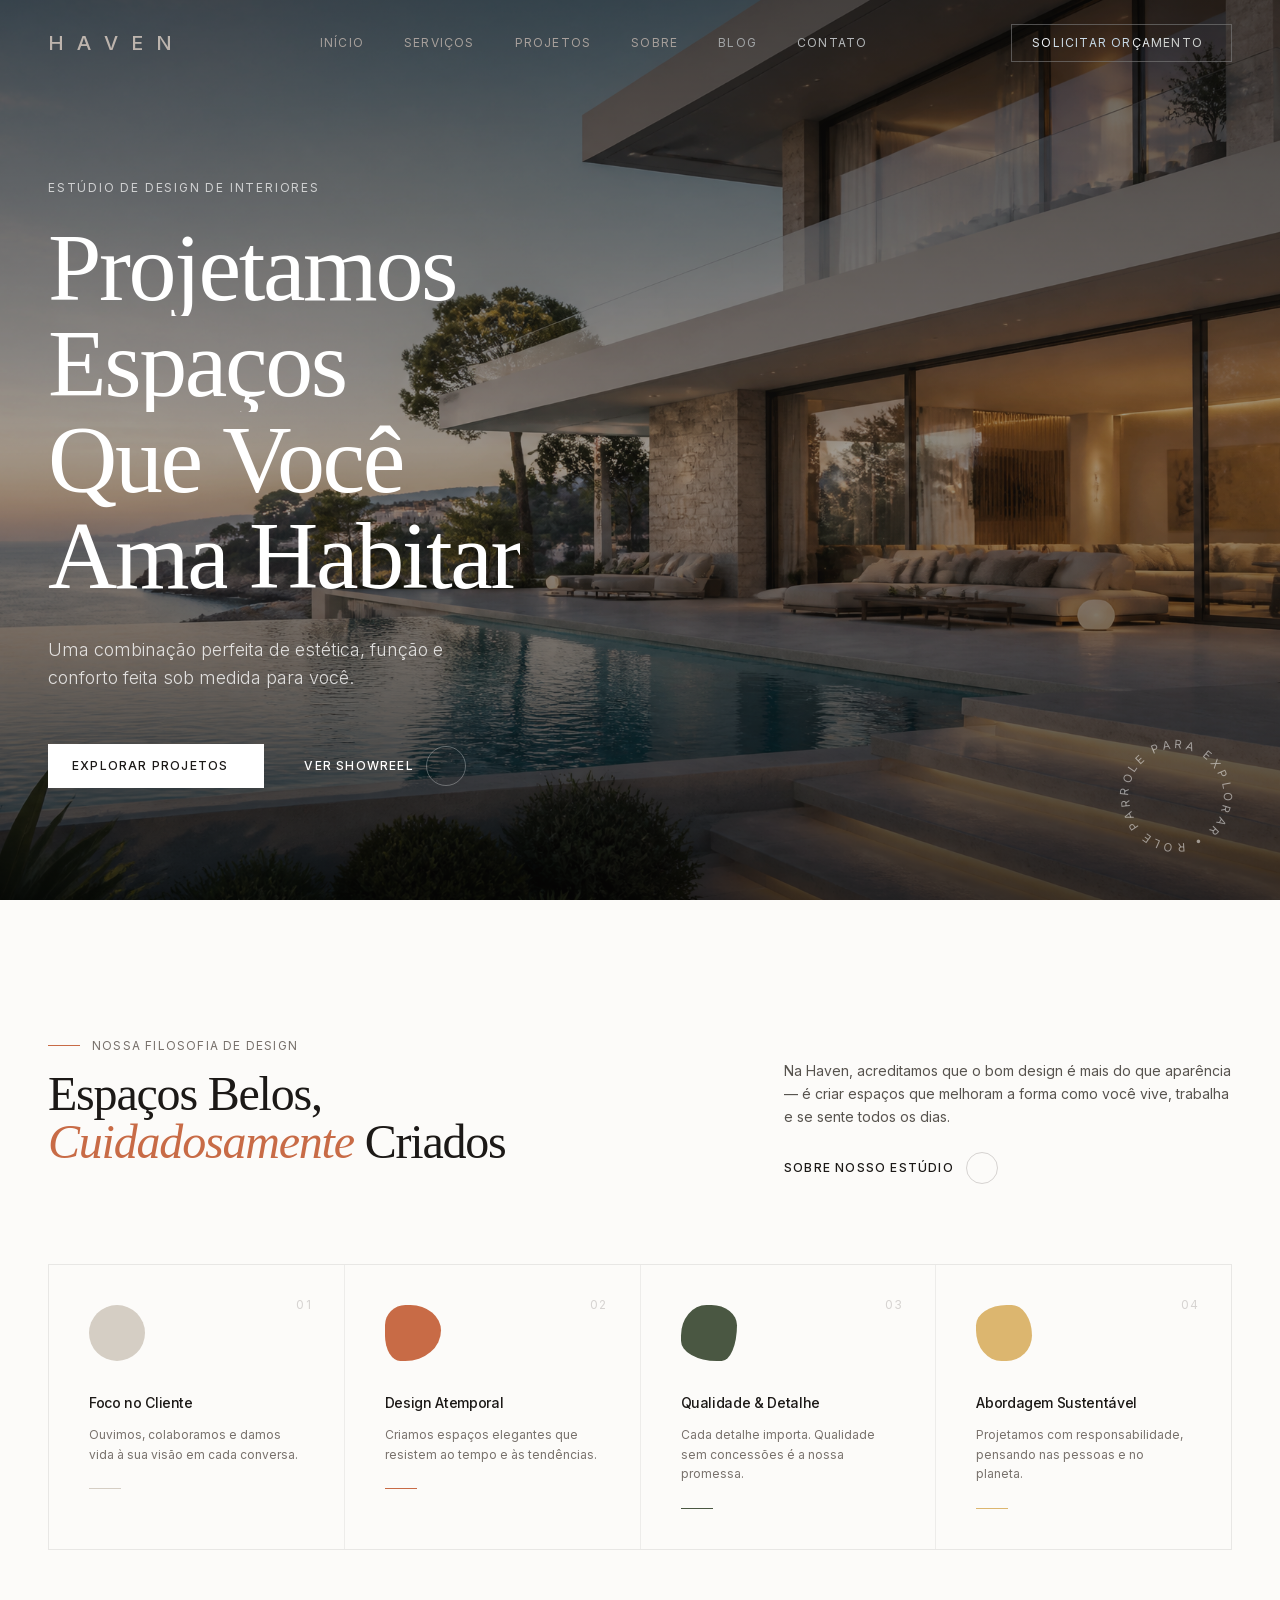
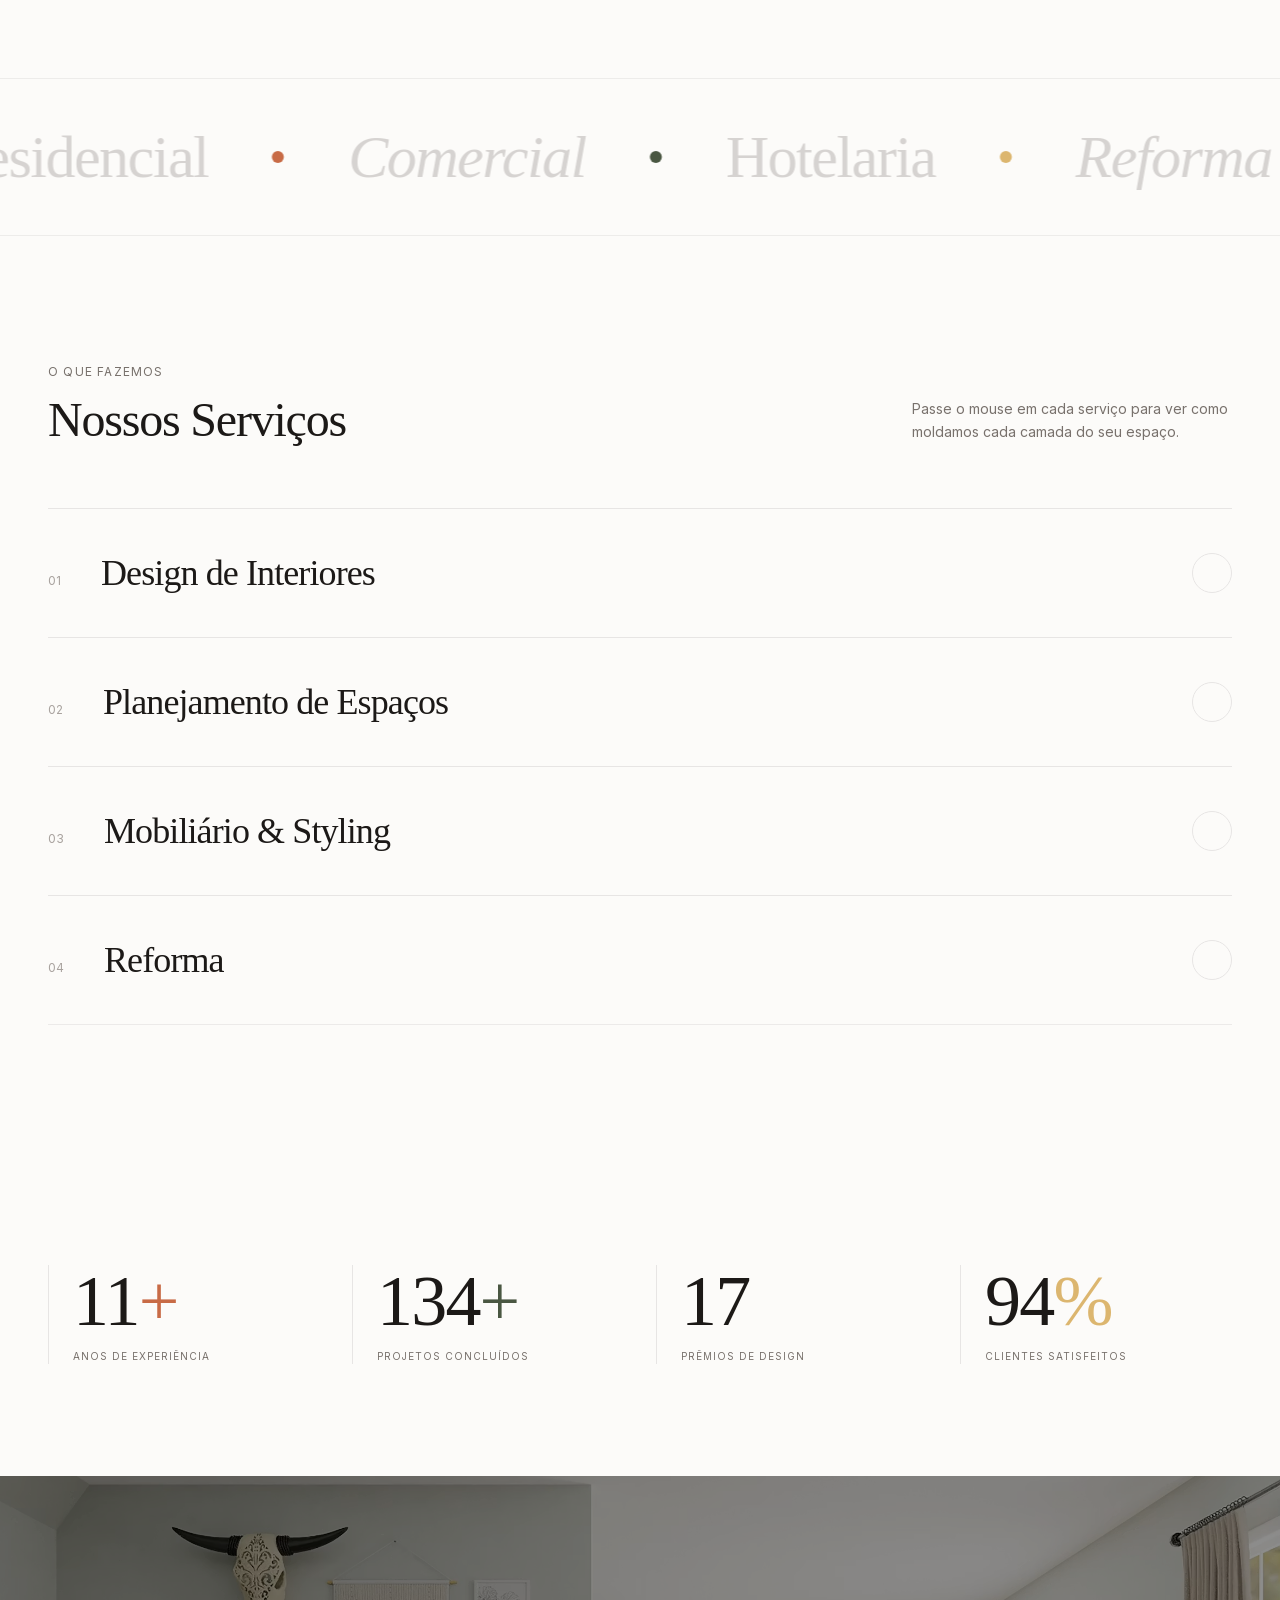
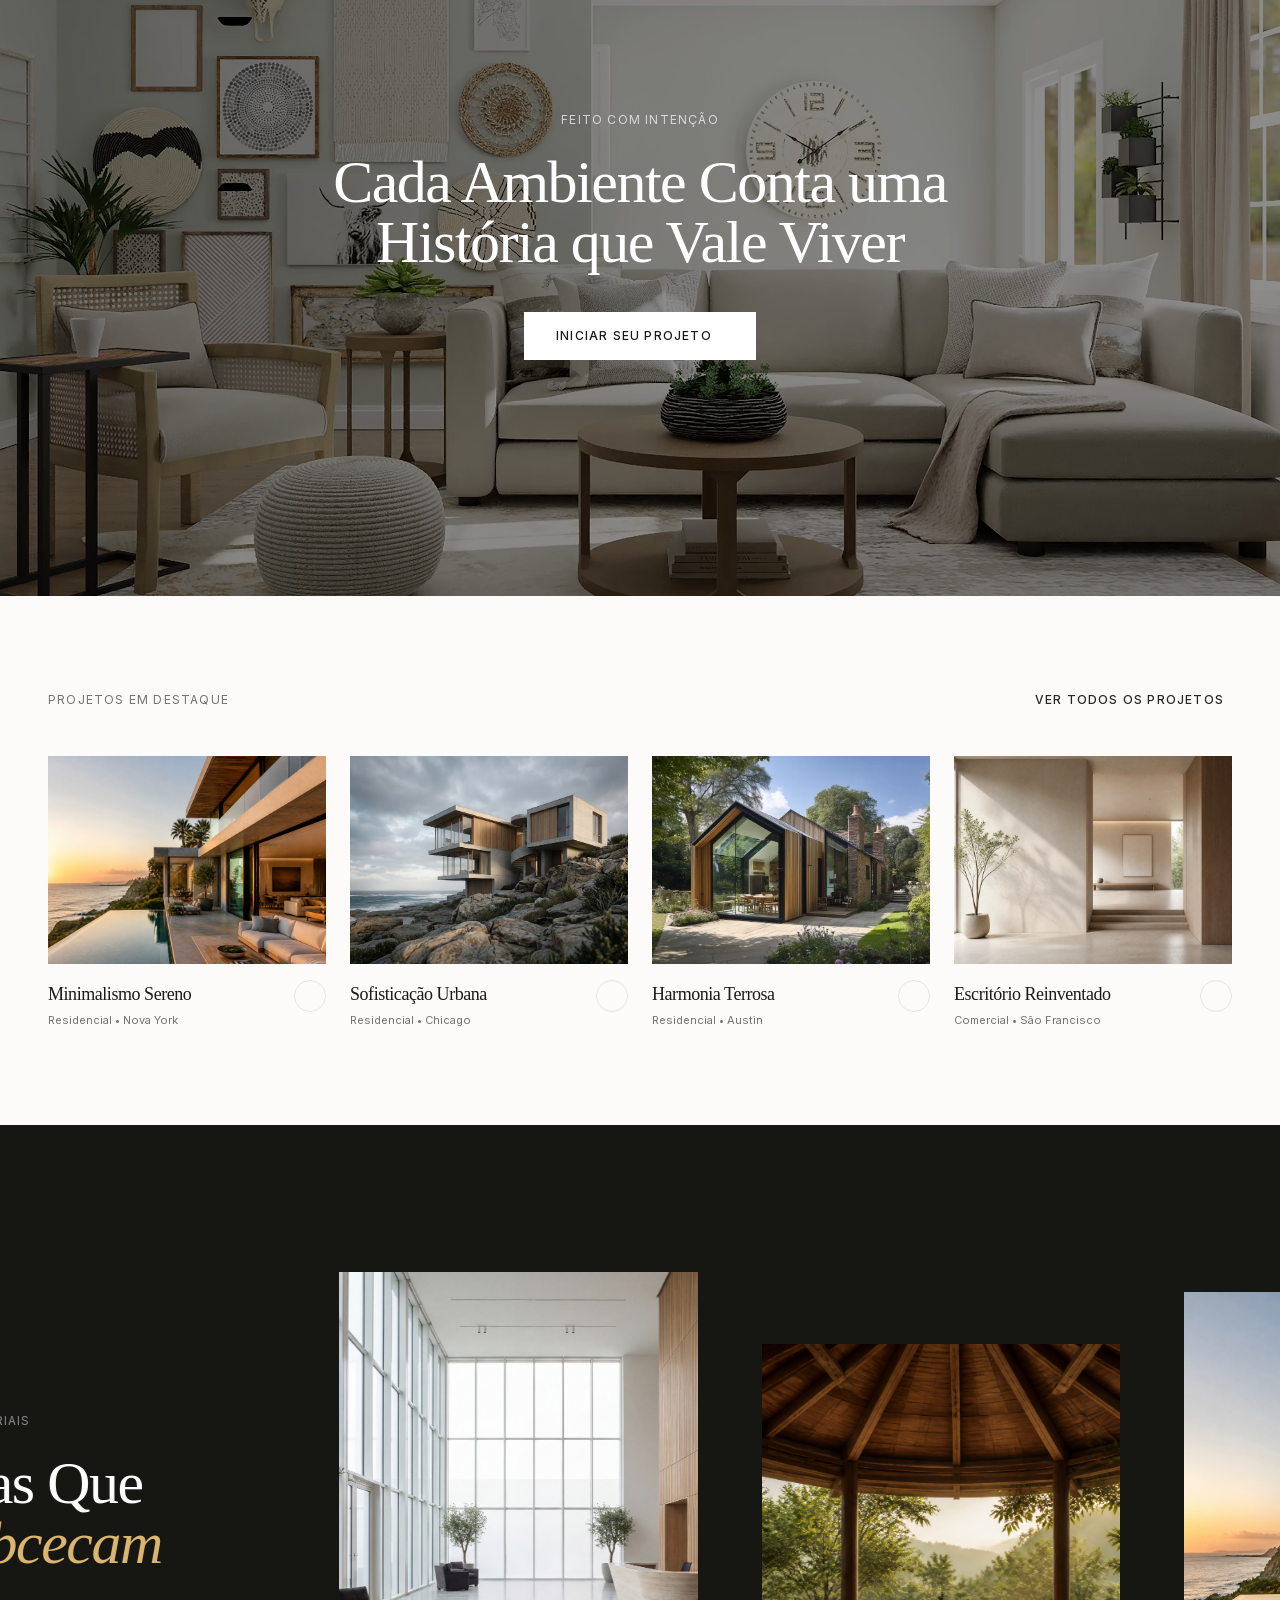
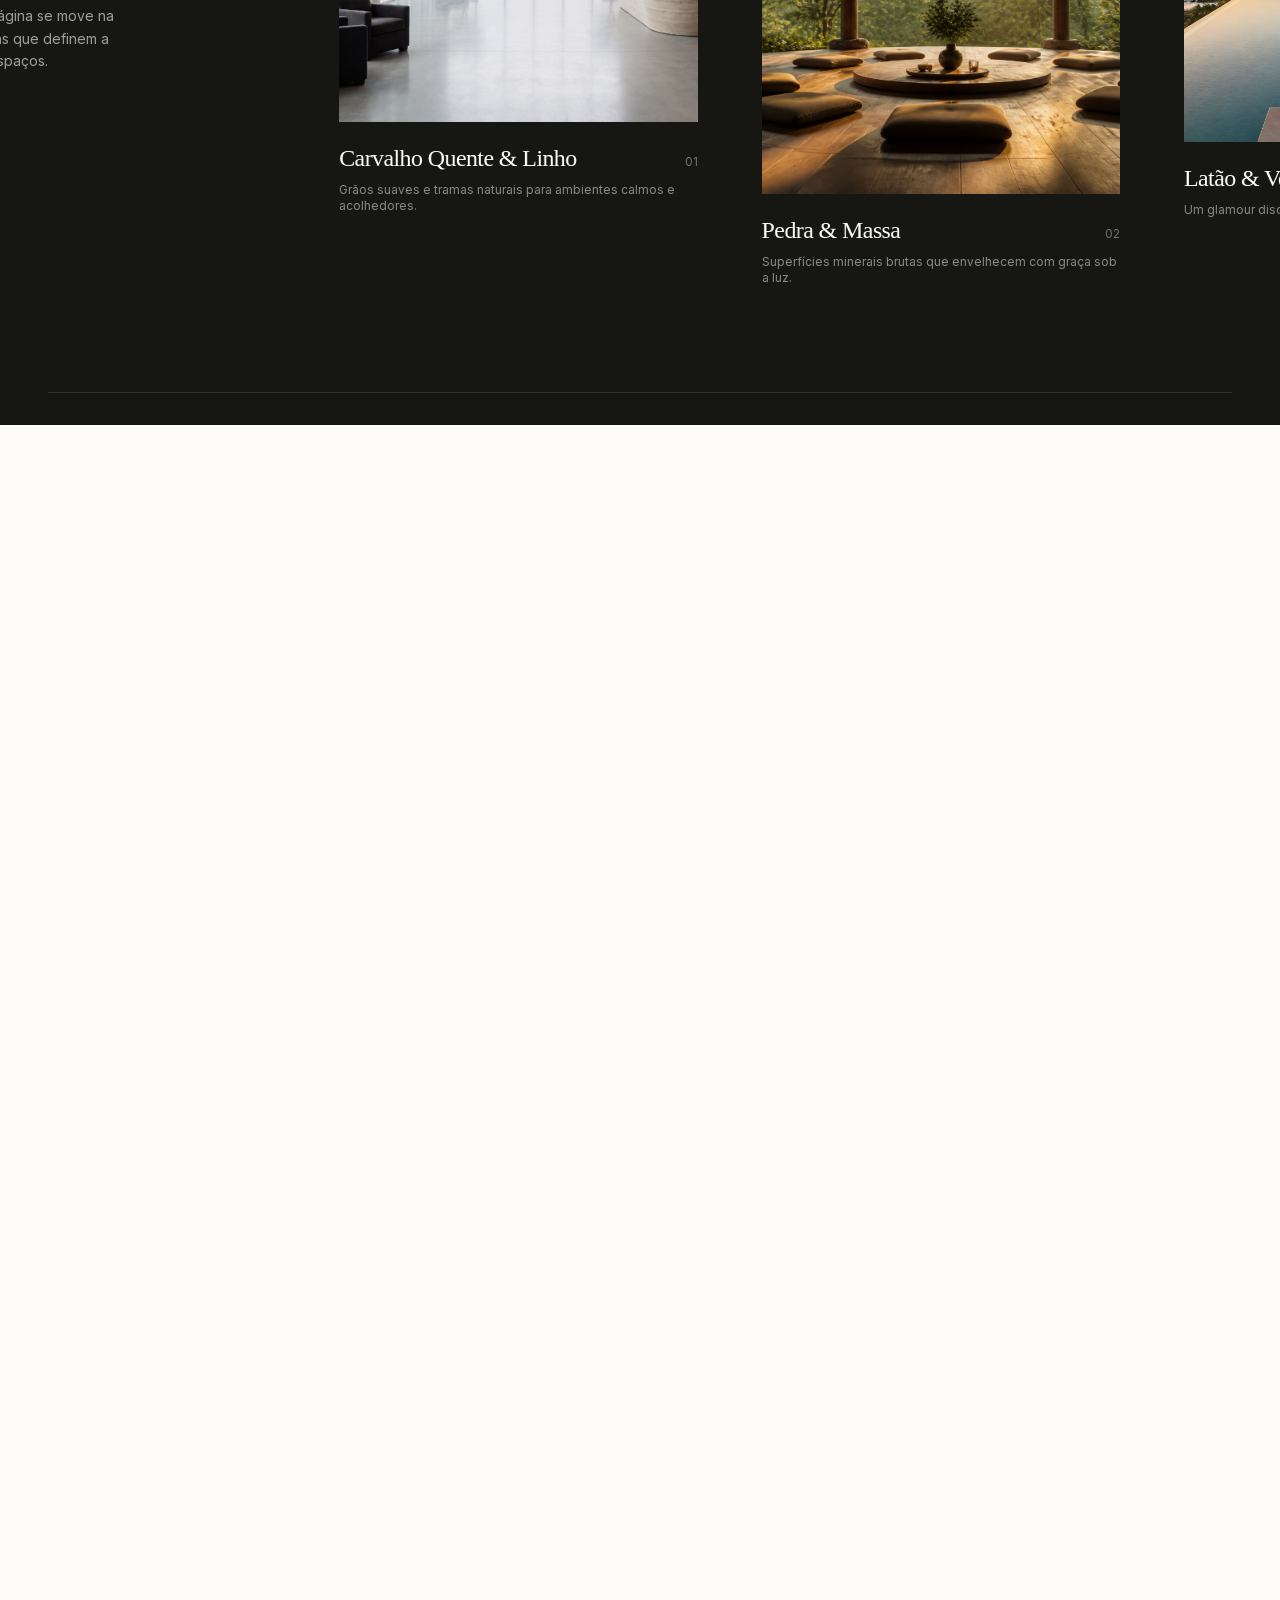
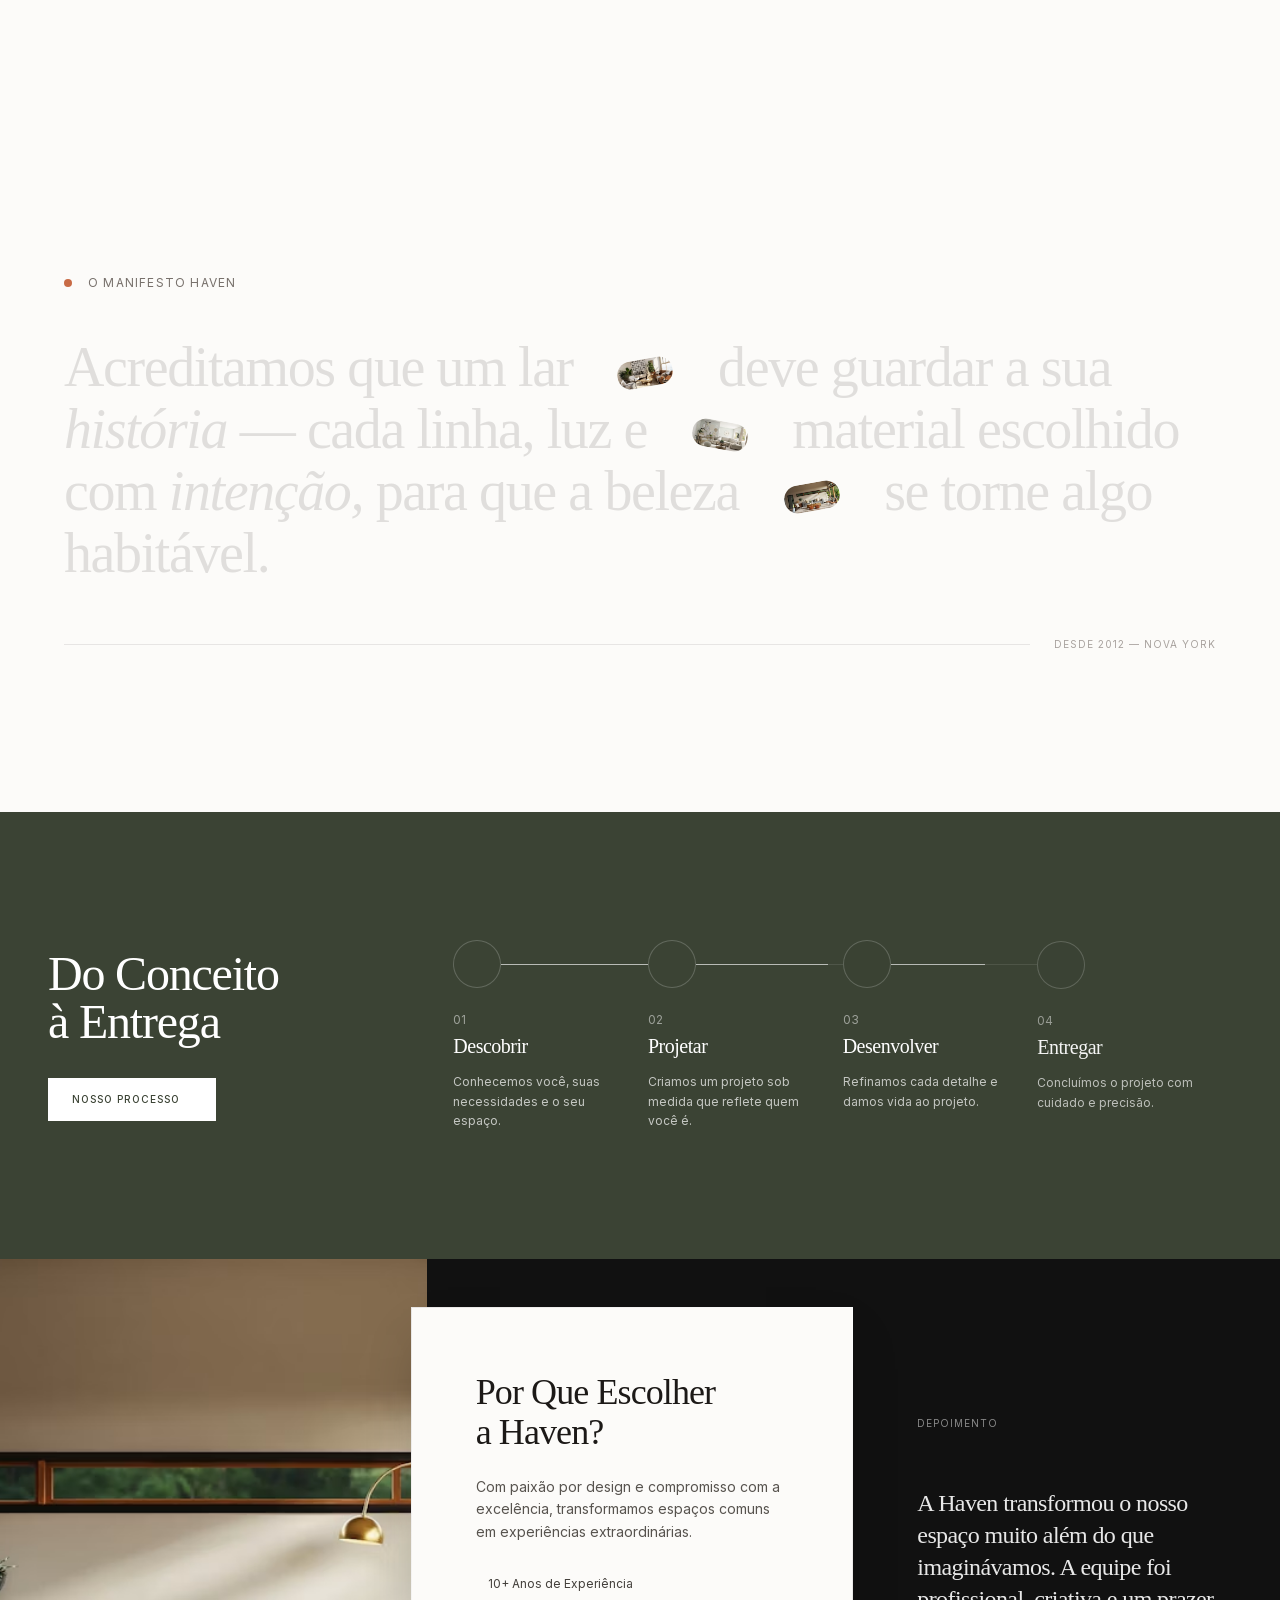
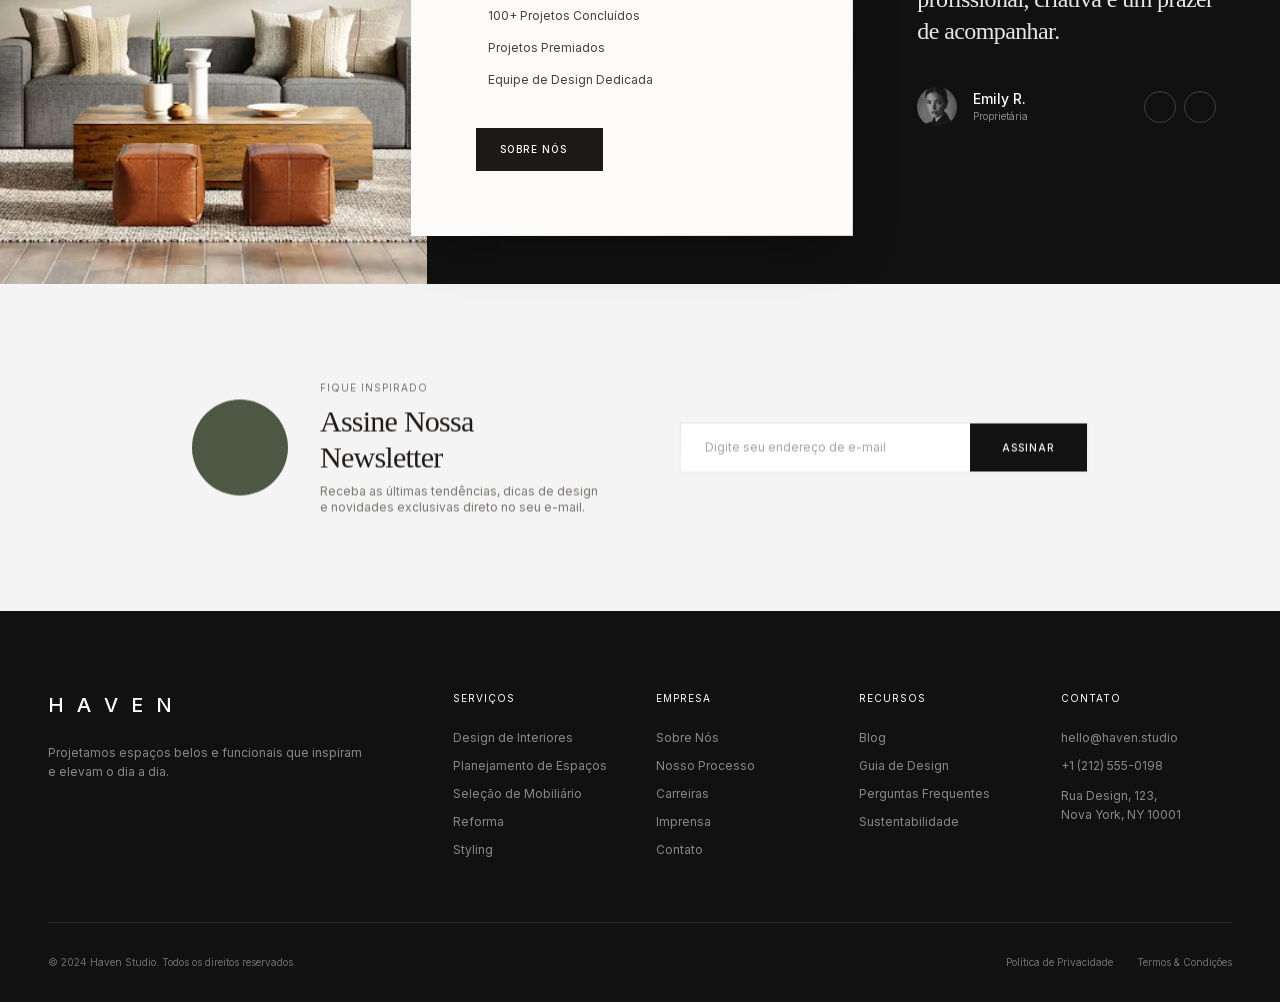
<file: design-system.html>
<!DOCTYPE html>
<html lang="pt-BR">
<head>
<meta charset="utf-8"/>
<meta name="viewport" content="width=device-width, initial-scale=1.0"/>
<title>Haven — Estúdio de Design de Interiores</title>
<!-- fonts -->
<link rel="preconnect" href="https://fonts.googleapis.com"/>
<link rel="preconnect" href="https://fonts.gstatic.com" crossorigin=""/>
<!-- Inter (300/400/500) + Playfair Display (400/500 + italic), served from local woff2 copies -->
<link rel="stylesheet" href="assets/f419be1ecf4323cb_css2.css"/>
<!-- css -->
<!-- Base type, page background, custom scrollbar, hero masked-word reveal primitives and the circular-text spin keyframe -->
<link rel="stylesheet" href="assets/css/base.css"/>
<!-- Tailwind utility layer pre-generated for this page: reset, layout, colors, spacing, hover/group states; loaded after base.css to match the original cascade order -->
<link rel="stylesheet" href="assets/css/tailwind-generated.css"/>
<!-- head-only js -->
<!-- Tailwind Play runtime: generates utilities for classes added at runtime (navbar scrolled state) -->
<script src="assets/176e894661aa9cdc_3.4.17"></script>
<!-- Iconify web component: renders every <iconify-icon> from the "solar" icon set -->
<script src="assets/851bed7af266f96a_iconify-icon.min.js"></script>
<!-- GSAP core + ScrollTrigger: drive all reveals, counters, parallax and the pinned horizontal gallery -->
<script src="assets/efc85c7eb1418197_gsap.min.js"></script>
<script src="assets/65f6c13748b0c8d8_ScrollTrigger.min.js"></script>
</head>
<body class="text-stone-800 antialiased selection:bg-stone-800 selection:text-white">
<!-- navbar -->
<nav class="fixed top-0 left-0 w-full z-50 px-6 lg:px-12 flex justify-between items-center text-white transition-all duration-500" id="main-nav">
<a href="#" class="text-xl tracking-[0.2em] font-medium">H A V E N</a>
<div class="hidden md:flex space-x-10 text-xs tracking-widest uppercase opacity-80">
<a href="#" class="relative hover:opacity-100 transition-opacity after:absolute after:left-0 after:-bottom-1.5 after:h-px after:w-0 after:bg-white after:transition-all after:duration-300 hover:after:w-full">Início</a>
<a href="#" class="relative hover:opacity-100 transition-opacity after:absolute after:left-0 after:-bottom-1.5 after:h-px after:w-0 after:bg-white after:transition-all after:duration-300 hover:after:w-full">Serviços</a>
<a href="#" class="relative hover:opacity-100 transition-opacity after:absolute after:left-0 after:-bottom-1.5 after:h-px after:w-0 after:bg-white after:transition-all after:duration-300 hover:after:w-full">Projetos</a>
<a href="#" class="relative hover:opacity-100 transition-opacity after:absolute after:left-0 after:-bottom-1.5 after:h-px after:w-0 after:bg-white after:transition-all after:duration-300 hover:after:w-full">Sobre</a>
<a href="#" class="relative hover:opacity-100 transition-opacity after:absolute after:left-0 after:-bottom-1.5 after:h-px after:w-0 after:bg-white after:transition-all after:duration-300 hover:after:w-full">Blog</a>
<a href="#" class="relative hover:opacity-100 transition-opacity after:absolute after:left-0 after:-bottom-1.5 after:h-px after:w-0 after:bg-white after:transition-all after:duration-300 hover:after:w-full">Contato</a>
</div>
<a href="#" class="hidden sm:flex items-center space-x-2 border border-white/30 px-5 py-2.5 text-xs tracking-widest uppercase hover:bg-white hover:text-black transition-colors duration-300">
<span>Solicitar orçamento</span>
<iconify-icon icon="solar:arrow-right-linear" stroke-width="1.5" width="16"></iconify-icon>
</a>
<button class="md:hidden text-2xl"><iconify-icon icon="solar:hamburger-menu-linear"></iconify-icon></button>
</nav>
<!-- hero -->
<header class="relative h-screen min-h-[600px] w-full overflow-hidden flex items-center bg-stone-900">
<div class="absolute inset-0 z-0">
<img id="hero-bg" src="assets/ad45dd30549bb42f_888df594-f216-4947-87d8-f37628.png" alt="Design de Interiores" class="absolute -top-[10%] left-0 w-full h-[120%] object-cover opacity-60 scale-105"/>
<div class="absolute inset-0 bg-gradient-to-b from-black/40 via-transparent to-black/60"></div>
</div>
<div id="hero-content" class="relative z-10 w-full max-w-7xl mx-auto px-6 lg:px-12 mt-20">
<div class="max-w-2xl">
<span class="block text-white/70 text-xs tracking-[0.15em] uppercase mb-6 fade-in-up opacity-0">Estúdio de Design de Interiores</span>
<h1 id="hero-title" class="font-serif text-5xl md:text-7xl lg:text-8xl text-white leading-[1.1] tracking-tight mb-8">
<span class="word-wrapper"><span class="masked-word">Projetamos</span></span>
<span class="word-wrapper"><span class="masked-word">Espaços</span></span>
<br/>
<span class="word-wrapper"><span class="masked-word">Que</span></span>
<span class="word-wrapper"><span class="masked-word">Você</span></span>
<br/>
<span class="word-wrapper"><span class="masked-word">Ama</span></span>
<span class="word-wrapper"><span class="masked-word">Habitar</span></span>
</h1>
<p class="text-white/80 text-base md:text-lg max-w-md mb-10 font-light fade-in-up opacity-0">Uma combinação perfeita de estética, função e conforto feita sob medida para você.</p>
<div class="flex flex-wrap items-center gap-4 fade-in-up opacity-0">
<a href="#" class="bg-white text-stone-900 px-6 py-3.5 text-xs font-medium tracking-widest uppercase flex items-center gap-3 hover:bg-stone-200 transition-colors">
Explorar Projetos
<iconify-icon icon="solar:arrow-right-linear" width="18"></iconify-icon>
</a>
<a href="#" class="text-white px-6 py-3.5 text-xs font-medium tracking-widest uppercase flex items-center gap-3 hover:text-stone-300 transition-colors group">
Ver Showreel
<span class="w-10 h-10 rounded-full border border-white/30 flex items-center justify-center group-hover:border-white transition-colors">
<iconify-icon icon="solar:play-linear" width="16"></iconify-icon>
</span>
</a>
</div>
</div>
</div>
<div class="absolute bottom-10 right-10 z-10 hidden md:block fade-in-up opacity-0">
<div class="relative w-32 h-32 flex items-center justify-center">
<svg class="circular-text-svg absolute inset-0 w-full h-full text-white/50" viewBox="0 0 100 100"><path id="circle" fill="none" d="M 50, 50 m -37, 0 a 37,37 0 1,1 74,0 a 37,37 0 1,1 -74,0"></path><text class="text-[9px] uppercase tracking-[0.3em] fill-current"><textPath href="#circle">Role para explorar • Role para explorar •</textPath></text></svg>
<iconify-icon icon="solar:arrow-down-linear" class="text-white text-2xl"></iconify-icon>
</div>
</div>
</header>
<!-- philosophy -->
<section class="py-24 lg:py-32 px-6 lg:px-12 max-w-7xl mx-auto bg-[#fcfbf9]">
<div class="flex flex-col md:flex-row justify-between items-start mb-16 lg:mb-20 gap-10 section-fade-up">
<div class="max-w-xl">
<span class="inline-flex items-center gap-3 text-stone-500 text-xs tracking-widest uppercase mb-4">
<span class="w-8 h-px bg-[#c86b46]"></span>
Nossa Filosofia de Design
</span>
<h2 class="font-serif text-3xl md:text-5xl text-stone-900 tracking-tight leading-tight">
Espaços Belos,
<br/>
<span class="italic text-[#c86b46]">Cuidadosamente</span> Criados
</h2>
</div>
<div class="max-w-md pt-2 md:pt-8 text-stone-600 text-sm leading-relaxed">
<p class="mb-6">Na Haven, acreditamos que o bom design é mais do que aparência — é criar espaços que melhoram a forma como você vive, trabalha e se sente todos os dias.</p>
<a href="#" class="group inline-flex items-center gap-3 text-xs font-medium tracking-widest uppercase text-stone-900 hover:text-[#c86b46] transition-colors duration-300">
Sobre nosso estúdio
<span class="w-8 h-8 rounded-full border border-stone-300 flex items-center justify-center group-hover:bg-stone-900 group-hover:text-white group-hover:border-stone-900 transition-all duration-300">
<iconify-icon icon="solar:arrow-right-linear" width="14"></iconify-icon>
</span>
</a>
</div>
</div>
<div class="grid grid-cols-1 md:grid-cols-2 lg:grid-cols-4 gap-px bg-stone-200/70 border border-stone-200/70">
<div class="feature-item opacity-0 group relative bg-[#fcfbf9] p-8 lg:p-10 transition-colors duration-500 hover:bg-white">
<span class="absolute top-8 right-8 text-xs text-stone-300 tracking-widest">01</span>
<div class="w-14 h-14 rounded-full bg-[#d5cec4] mb-8 flex items-center justify-center text-stone-800 transition-transform duration-500 group-hover:scale-110 group-hover:-rotate-6">
<iconify-icon icon="solar:users-group-rounded-linear" width="22"></iconify-icon>
</div>
<h3 class="text-sm font-medium text-stone-900 mb-3 tracking-tight">Foco no Cliente</h3>
<p class="text-xs text-stone-500 leading-relaxed">Ouvimos, colaboramos e damos vida à sua visão em cada conversa.</p>
<span class="block mt-6 h-px w-8 bg-[#d5cec4] transition-all duration-500 group-hover:w-16"></span>
</div>
<div class="feature-item opacity-0 group relative bg-[#fcfbf9] p-8 lg:p-10 transition-colors duration-500 hover:bg-white">
<span class="absolute top-8 right-8 text-xs text-stone-300 tracking-widest">02</span>
<div class="w-14 h-14 rounded-[40%_60%_70%_30%/40%_50%_60%_50%] bg-[#c86b46] mb-8 flex items-center justify-center text-white transition-transform duration-500 group-hover:scale-110 group-hover:rotate-6">
<iconify-icon icon="solar:pen-new-square-linear" width="22"></iconify-icon>
</div>
<h3 class="text-sm font-medium text-stone-900 mb-3 tracking-tight">Design Atemporal</h3>
<p class="text-xs text-stone-500 leading-relaxed">Criamos espaços elegantes que resistem ao tempo e às tendências.</p>
<span class="block mt-6 h-px w-8 bg-[#c86b46] transition-all duration-500 group-hover:w-16"></span>
</div>
<div class="feature-item opacity-0 group relative bg-[#fcfbf9] p-8 lg:p-10 transition-colors duration-500 hover:bg-white">
<span class="absolute top-8 right-8 text-xs text-stone-300 tracking-widest">03</span>
<div class="w-14 h-14 rounded-[50%_50%_30%_70%/60%_40%_70%_40%] bg-[#4a5742] mb-8 flex items-center justify-center text-white transition-transform duration-500 group-hover:scale-110 group-hover:-rotate-6">
<iconify-icon icon="solar:magic-stick-3-linear" width="22"></iconify-icon>
</div>
<h3 class="text-sm font-medium text-stone-900 mb-3 tracking-tight">Qualidade &amp; Detalhe</h3>
<p class="text-xs text-stone-500 leading-relaxed">Cada detalhe importa. Qualidade sem concessões é a nossa promessa.</p>
<span class="block mt-6 h-px w-8 bg-[#4a5742] transition-all duration-500 group-hover:w-16"></span>
</div>
<div class="feature-item opacity-0 group relative bg-[#fcfbf9] p-8 lg:p-10 transition-colors duration-500 hover:bg-white">
<span class="absolute top-8 right-8 text-xs text-stone-300 tracking-widest">04</span>
<div class="w-14 h-14 rounded-[60%_40%_50%_50%/40%_60%_50%_60%] bg-[#dcb66f] mb-8 flex items-center justify-center text-stone-900 transition-transform duration-500 group-hover:scale-110 group-hover:rotate-6">
<iconify-icon icon="solar:leaf-linear" width="22"></iconify-icon>
</div>
<h3 class="text-sm font-medium text-stone-900 mb-3 tracking-tight">Abordagem Sustentável</h3>
<p class="text-xs text-stone-500 leading-relaxed">Projetamos com responsabilidade, pensando nas pessoas e no planeta.</p>
<span class="block mt-6 h-px w-8 bg-[#dcb66f] transition-all duration-500 group-hover:w-16"></span>
</div>
</div>
</section>
<!-- marquee-section -->
<section id="marquee-section" class="py-12 bg-[#fcfbf9] border-y border-stone-200/70 overflow-hidden">
<div class="marquee-track flex items-center gap-16 whitespace-nowrap will-change-transform">
<div class="flex items-center gap-16 shrink-0">
<span class="font-serif text-4xl md:text-6xl text-stone-300 tracking-tight">Residencial</span>
<span class="w-3 h-3 rounded-full bg-[#c86b46] shrink-0"></span>
<span class="font-serif text-4xl md:text-6xl text-stone-300 tracking-tight italic">Comercial</span>
<span class="w-3 h-3 rounded-full bg-[#4a5742] shrink-0"></span>
<span class="font-serif text-4xl md:text-6xl text-stone-300 tracking-tight">Hotelaria</span>
<span class="w-3 h-3 rounded-full bg-[#dcb66f] shrink-0"></span>
<span class="font-serif text-4xl md:text-6xl text-stone-300 tracking-tight italic">Reforma</span>
<span class="w-3 h-3 rounded-full bg-[#c86b46] shrink-0"></span>
</div>
<div aria-hidden="true" class="flex items-center gap-16 shrink-0">
<span class="font-serif text-4xl md:text-6xl text-stone-300 tracking-tight">Residencial</span>
<span class="w-3 h-3 rounded-full bg-[#c86b46] shrink-0"></span>
<span class="font-serif text-4xl md:text-6xl text-stone-300 tracking-tight italic">Comercial</span>
<span class="w-3 h-3 rounded-full bg-[#4a5742] shrink-0"></span>
<span class="font-serif text-4xl md:text-6xl text-stone-300 tracking-tight">Hotelaria</span>
<span class="w-3 h-3 rounded-full bg-[#dcb66f] shrink-0"></span>
<span class="font-serif text-4xl md:text-6xl text-stone-300 tracking-tight italic">Reforma</span>
<span class="w-3 h-3 rounded-full bg-[#c86b46] shrink-0"></span>
</div>
</div>
</section>
<!-- services-list -->
<section id="services-list" class="py-24 lg:py-32 px-6 lg:px-12 bg-[#fcfbf9]">
<div class="max-w-7xl mx-auto">
<div class="flex flex-col md:flex-row justify-between items-start md:items-end mb-16 gap-6 section-fade-up">
<div>
<span class="block text-stone-500 text-xs tracking-widest uppercase mb-4">O Que Fazemos</span>
<h2 class="font-serif text-3xl md:text-5xl text-stone-900 tracking-tight">Nossos Serviços</h2>
</div>
<p class="max-w-xs text-stone-500 text-sm leading-relaxed">Passe o mouse em cada serviço para ver como moldamos cada camada do seu espaço.</p>
</div>
<div>
<a href="#" class="service-row group relative flex items-center justify-between py-8 border-t border-stone-200 opacity-0">
<div class="flex items-baseline gap-6 md:gap-10">
<span class="text-xs text-stone-400">01</span>
<h3 class="font-serif text-2xl md:text-4xl text-stone-900 tracking-tight group-hover:translate-x-3 transition-transform duration-500">Design de Interiores</h3>
</div>
<div class="flex items-center gap-6">
<img src="assets/1108abbe7bd6232f_photo-1600210492486-724fe5c67f.avif" alt="Design de Interiores" class="hidden md:block w-28 h-16 object-cover opacity-0 scale-90 group-hover:opacity-100 group-hover:scale-100 transition-all duration-500"/>
<span class="w-10 h-10 rounded-full border border-stone-200 flex items-center justify-center group-hover:bg-stone-900 group-hover:text-white group-hover:border-stone-900 transition-all duration-300">
<iconify-icon icon="solar:arrow-right-up-linear" width="18"></iconify-icon>
</span>
</div>
</a>
<a href="#" class="service-row group relative flex items-center justify-between py-8 border-t border-stone-200 opacity-0">
<div class="flex items-baseline gap-6 md:gap-10">
<span class="text-xs text-stone-400">02</span>
<h3 class="font-serif text-2xl md:text-4xl text-stone-900 tracking-tight group-hover:translate-x-3 transition-transform duration-500">Planejamento de Espaços</h3>
</div>
<div class="flex items-center gap-6">
<img src="assets/906f367a4b85dae2_800w.png" alt="Planejamento de Espaços" class="hidden md:block w-28 h-16 object-cover opacity-0 scale-90 group-hover:opacity-100 group-hover:scale-100 transition-all duration-500"/>
<span class="w-10 h-10 rounded-full border border-stone-200 flex items-center justify-center group-hover:bg-stone-900 group-hover:text-white group-hover:border-stone-900 transition-all duration-300">
<iconify-icon icon="solar:arrow-right-up-linear" width="18"></iconify-icon>
</span>
</div>
</a>
<a href="#" class="service-row group relative flex items-center justify-between py-8 border-t border-stone-200 opacity-0">
<div class="flex items-baseline gap-6 md:gap-10">
<span class="text-xs text-stone-400">03</span>
<h3 class="font-serif text-2xl md:text-4xl text-stone-900 tracking-tight group-hover:translate-x-3 transition-transform duration-500">Mobiliário &amp; Styling</h3>
</div>
<div class="flex items-center gap-6">
<img src="assets/fed05822fc7a0847_8bfb2f0c-82ab-4f18-9f71-37c9cb.webp" alt="Mobiliário e Styling" class="hidden md:block w-28 h-16 object-cover opacity-0 scale-90 group-hover:opacity-100 group-hover:scale-100 transition-all duration-500"/>
<span class="w-10 h-10 rounded-full border border-stone-200 flex items-center justify-center group-hover:bg-stone-900 group-hover:text-white group-hover:border-stone-900 transition-all duration-300">
<iconify-icon icon="solar:arrow-right-up-linear" width="18"></iconify-icon>
</span>
</div>
</a>
<a href="#" class="service-row group relative flex items-center justify-between py-8 border-t border-b border-stone-200 opacity-0">
<div class="flex items-baseline gap-6 md:gap-10">
<span class="text-xs text-stone-400">04</span>
<h3 class="font-serif text-2xl md:text-4xl text-stone-900 tracking-tight group-hover:translate-x-3 transition-transform duration-500">Reforma</h3>
</div>
<div class="flex items-center gap-6">
<img src="assets/a16e1b9927810613_7d78ddbe-fdfc-4a1c-aaf7-e6f696.webp" alt="Reforma" class="hidden md:block w-28 h-16 object-cover opacity-0 scale-90 group-hover:opacity-100 group-hover:scale-100 transition-all duration-500"/>
<span class="w-10 h-10 rounded-full border border-stone-200 flex items-center justify-center group-hover:bg-stone-900 group-hover:text-white group-hover:border-stone-900 transition-all duration-300">
<iconify-icon icon="solar:arrow-right-up-linear" width="18"></iconify-icon>
</span>
</div>
</a>
</div>
</div>
</section>
<!-- stats-section -->
<section id="stats-section" class="py-24 lg:py-28 px-6 lg:px-12 bg-[#fcfbf9]">
<div class="max-w-7xl mx-auto grid grid-cols-2 lg:grid-cols-4 gap-12 lg:gap-8">
<div class="stat-item opacity-0 border-l border-stone-200 pl-6">
<div class="font-serif text-5xl md:text-7xl text-stone-900 tracking-tight mb-3">
<span class="stat-num" data-count="12">12</span><span class="text-[#c86b46]">+</span>
</div>
<p class="text-[10px] tracking-widest uppercase text-stone-500">Anos de Experiência</p>
</div>
<div class="stat-item opacity-0 border-l border-stone-200 pl-6">
<div class="font-serif text-5xl md:text-7xl text-stone-900 tracking-tight mb-3">
<span class="stat-num" data-count="140">140</span><span class="text-[#4a5742]">+</span>
</div>
<p class="text-[10px] tracking-widest uppercase text-stone-500">Projetos Concluídos</p>
</div>
<div class="stat-item opacity-0 border-l border-stone-200 pl-6">
<div class="font-serif text-5xl md:text-7xl text-stone-900 tracking-tight mb-3">
<span class="stat-num" data-count="18">18</span>
</div>
<p class="text-[10px] tracking-widest uppercase text-stone-500">Prêmios de Design</p>
</div>
<div class="stat-item opacity-0 border-l border-stone-200 pl-6">
<div class="font-serif text-5xl md:text-7xl text-stone-900 tracking-tight mb-3">
<span class="stat-num" data-count="98">98</span><span class="text-[#dcb66f]">%</span>
</div>
<p class="text-[10px] tracking-widest uppercase text-stone-500">Clientes Satisfeitos</p>
</div>
</div>
</section>
<!-- parallax-section -->
<section id="parallax-section" class="parallax-section relative h-[80vh] min-h-[500px] overflow-hidden flex items-center justify-center">
<img src="assets/2acc61183f164bb9_photo-1616486338812-3dadae4b4a.avif" alt="Interior Bem Executado" class="parallax-img absolute -top-[10%] left-0 w-full h-[120%] object-cover"/>
<div class="absolute inset-0 bg-black/45"></div>
<div class="relative z-10 text-center px-6 max-w-3xl mx-auto">
<span class="block text-white/70 text-xs tracking-widest uppercase mb-6 section-fade-up">Feito com Intenção</span>
<h2 class="font-serif text-4xl md:text-6xl text-white tracking-tight leading-tight mb-10 section-fade-up">Cada Ambiente Conta uma História que Vale Viver</h2>
<a href="#" class="section-fade-up inline-flex bg-white text-stone-900 px-8 py-4 text-xs font-medium tracking-widest uppercase items-center gap-3 hover:bg-stone-200 transition-colors">
Iniciar Seu Projeto
<iconify-icon icon="solar:arrow-right-linear" width="18"></iconify-icon>
</a>
</div>
</section>
<!-- projects -->
<section class="py-24 px-6 lg:px-12 max-w-[100rem] mx-auto bg-[#fcfbf9]">
<div class="flex justify-between items-end mb-12 section-fade-up">
<span class="block text-stone-500 text-xs tracking-widest uppercase">Projetos em Destaque</span>
<a href="#" class="text-xs tracking-widest uppercase font-medium flex items-center gap-2 hover:text-stone-500 transition-colors">
Ver todos os projetos
<iconify-icon icon="solar:arrow-right-linear" width="16"></iconify-icon>
</a>
</div>
<div class="grid grid-cols-1 md:grid-cols-2 xl:grid-cols-4 gap-6">
<div class="group cursor-pointer project-card opacity-0">
<div class="overflow-hidden aspect-[4/3] mb-4 bg-stone-200">
<img src="assets/9f2991045eae4695_a832ad90-a899-4ad3-a89f-383330.png" alt="Projeto 1" class="w-full h-full object-cover transition-transform duration-700 group-hover:scale-105"/>
</div>
<div class="flex justify-between items-start">
<div>
<h3 class="font-serif text-lg text-stone-900 mb-1 tracking-tight">Minimalismo Sereno</h3>
<p class="text-[11px] text-stone-500">Residencial • Nova York</p>
</div>
<div class="w-8 h-8 rounded-full border border-stone-200 flex items-center justify-center group-hover:bg-stone-900 group-hover:text-white group-hover:border-stone-900 transition-all duration-300">
<iconify-icon icon="solar:arrow-right-linear" width="16"></iconify-icon>
</div>
</div>
</div>
<div class="group cursor-pointer project-card opacity-0">
<div class="overflow-hidden aspect-[4/3] mb-4 bg-stone-200">
<img src="assets/a731b08fa03ee15a_800w.jpg" alt="Projeto 2" class="w-full h-full object-cover transition-transform duration-700 group-hover:scale-105"/>
</div>
<div class="flex justify-between items-start">
<div>
<h3 class="font-serif text-lg text-stone-900 mb-1 tracking-tight">Sofisticação Urbana</h3>
<p class="text-[11px] text-stone-500">Residencial • Chicago</p>
</div>
<div class="w-8 h-8 rounded-full border border-stone-200 flex items-center justify-center group-hover:bg-stone-900 group-hover:text-white group-hover:border-stone-900 transition-all duration-300">
<iconify-icon icon="solar:arrow-right-linear" width="16"></iconify-icon>
</div>
</div>
</div>
<div class="group cursor-pointer project-card opacity-0">
<div class="overflow-hidden aspect-[4/3] mb-4 bg-stone-200">
<img src="assets/a16e1b9927810613_7d78ddbe-fdfc-4a1c-aaf7-e6f696.webp" alt="Projeto 3" class="w-full h-full object-cover transition-transform duration-700 group-hover:scale-105"/>
</div>
<div class="flex justify-between items-start">
<div>
<h3 class="font-serif text-lg text-stone-900 mb-1 tracking-tight">Harmonia Terrosa</h3>
<p class="text-[11px] text-stone-500">Residencial • Austin</p>
</div>
<div class="w-8 h-8 rounded-full border border-stone-200 flex items-center justify-center group-hover:bg-stone-900 group-hover:text-white group-hover:border-stone-900 transition-all duration-300">
<iconify-icon icon="solar:arrow-right-linear" width="16"></iconify-icon>
</div>
</div>
</div>
<div class="group cursor-pointer project-card opacity-0">
<div class="overflow-hidden aspect-[4/3] mb-4 bg-stone-200">
<img src="assets/9a474e2b9e4ecbbb_f92dd6fc-3b2d-4bcf-bb45-675be4.png" alt="Projeto 4" class="w-full h-full object-cover transition-transform duration-700 group-hover:scale-105"/>
</div>
<div class="flex justify-between items-start">
<div>
<h3 class="font-serif text-lg text-stone-900 mb-1 tracking-tight">Escritório Reinventado</h3>
<p class="text-[11px] text-stone-500">Comercial • São Francisco</p>
</div>
<div class="w-8 h-8 rounded-full border border-stone-200 flex items-center justify-center group-hover:bg-stone-900 group-hover:text-white group-hover:border-stone-900 transition-all duration-300">
<iconify-icon icon="solar:arrow-right-linear" width="16"></iconify-icon>
</div>
</div>
</div>
</div>
</section>
<!-- horizontal-section -->
<section id="horizontal-section" class="relative bg-[#161613] text-white overflow-hidden">
<div class="h-screen flex flex-col justify-center relative">
<div id="horizontal-track" class="flex items-center gap-10 md:gap-16 pl-6 lg:pl-12 pr-[12vw] will-change-transform">
<div class="shrink-0 w-[80vw] md:w-[34vw]">
<span class="block text-white/50 text-xs tracking-widest uppercase mb-6">Histórias dos Materiais</span>
<h2 class="font-serif text-4xl md:text-6xl tracking-tight leading-[1.1] mb-8">
Texturas Que
<br/>
Nos <span class="italic text-[#dcb66f]">Obcecam</span>
</h2>
<p class="text-sm text-white/60 leading-relaxed max-w-xs mb-10">Continue rolando — a página se move na horizontal. Quatro paletas que definem a sensação dos nossos espaços.</p>
<span class="inline-flex items-center gap-3 text-[10px] tracking-widest uppercase text-white/50">
Role
<iconify-icon icon="solar:arrow-right-linear" width="16"></iconify-icon>
</span>
</div>
<div class="h-panel shrink-0 w-[70vw] md:w-[28vw] md:-mt-16">
<div class="overflow-hidden h-[42vh] md:h-[50vh]">
<img src="assets/e332689419845e64_f071c892-bb55-40d8-bbad-033b89.webp" alt="Carvalho Quente e Linho" class="h-panel-img w-[120%] max-w-none h-full object-cover"/>
</div>
<div class="flex justify-between items-baseline mt-5">
<h3 class="font-serif text-2xl tracking-tight">Carvalho Quente &amp; Linho</h3>
<span class="text-xs text-white/40">01</span>
</div>
<p class="text-xs text-white/50 mt-2">Grãos suaves e tramas naturais para ambientes calmos e acolhedores.</p>
</div>
<div class="h-panel shrink-0 w-[70vw] md:w-[28vw] md:mt-20">
<div class="overflow-hidden h-[42vh] md:h-[50vh]">
<img src="assets/dc04a4ff0c3a970f_09f5f0d6-3a00-47d3-aff9-0d3709.png" alt="Pedra e Massa" class="h-panel-img w-[120%] max-w-none h-full object-cover"/>
</div>
<div class="flex justify-between items-baseline mt-5">
<h3 class="font-serif text-2xl tracking-tight">Pedra &amp; Massa</h3>
<span class="text-xs text-white/40">02</span>
</div>
<p class="text-xs text-white/50 mt-2">Superfícies minerais brutas que envelhecem com graça sob a luz.</p>
</div>
<div class="h-panel shrink-0 w-[70vw] md:w-[28vw] md:-mt-10">
<div class="overflow-hidden h-[42vh] md:h-[50vh]">
<img src="assets/18f0399954eacc44_a832ad90-a899-4ad3-a89f-383330.png" alt="Latão e Veludo" class="h-panel-img w-[120%] max-w-none h-full object-cover"/>
</div>
<div class="flex justify-between items-baseline mt-5">
<h3 class="font-serif text-2xl tracking-tight">Latão &amp; Veludo</h3>
<span class="text-xs text-white/40">03</span>
</div>
<p class="text-xs text-white/50 mt-2">Um glamour discreto em camadas nos cantos mais íntimos.</p>
</div>
<div class="h-panel shrink-0 w-[70vw] md:w-[28vw] md:mt-14">
<div class="overflow-hidden h-[42vh] md:h-[50vh]">
<img src="assets/2b7f006cfb22e306_1212a7ac-a683-437c-acbd-8408d2.webp" alt="Concreto e Verde" class="h-panel-img w-[120%] max-w-none h-full object-cover"/>
</div>
<div class="flex justify-between items-baseline mt-5">
<h3 class="font-serif text-2xl tracking-tight">Concreto &amp; Verde</h3>
<span class="text-xs text-white/40">04</span>
</div>
<p class="text-xs text-white/50 mt-2">Estrutura precisa suavizada por texturas vivas que respiram.</p>
</div>
<div class="shrink-0 w-[70vw] md:w-[26vw] flex flex-col items-start justify-center">
<h3 class="font-serif text-3xl md:text-5xl tracking-tight leading-tight mb-8">
Sua paleta
<br/>
começa aqui.
</h3>
<a href="#" class="inline-flex bg-white text-stone-900 px-6 py-3.5 text-xs font-medium tracking-widest uppercase items-center gap-3 hover:bg-stone-200 transition-colors">
Agendar Consultoria
<iconify-icon icon="solar:arrow-right-linear" width="18"></iconify-icon>
</a>
</div>
</div>
<div class="absolute bottom-8 left-6 lg:left-12 right-6 lg:right-12 h-px bg-white/10">
<div id="h-progress" class="h-full bg-[#dcb66f] origin-left scale-x-0"></div>
</div>
</div>
</section>
<!-- manifesto-section -->
<section id="manifesto-section" class="py-28 lg:py-40 px-6 lg:px-12 bg-[#fcfbf9] overflow-hidden">
<div class="max-w-6xl mx-auto">
<div class="flex items-center gap-4 mb-12">
<span class="w-2 h-2 rounded-full bg-[#c86b46]"></span>
<span class="text-stone-500 text-xs tracking-widest uppercase">O Manifesto Haven</span>
</div>
<p class="font-serif text-3xl md:text-5xl lg:text-[3.5rem] leading-[1.35] tracking-tight text-stone-900">
<span class="manifesto-word">Acreditamos</span>
<span class="manifesto-word">que</span>
<span class="manifesto-word">um</span>
<span class="manifesto-word">lar</span>
<span class="manifesto-pic inline-flex w-20 h-10 md:w-28 md:h-14 mx-1 overflow-hidden rounded-full align-middle">
<img src="assets/1108abbe7bd6232f_photo-1600210492486-724fe5c67f.avif" alt="Sala de estar" class="w-full h-full object-cover"/>
</span>
<span class="manifesto-word">deve</span>
<span class="manifesto-word">guardar</span>
<span class="manifesto-word">a</span>
<span class="manifesto-word">sua</span>
<span class="manifesto-word italic">história</span>
<span class="manifesto-word">—</span>
<span class="manifesto-word">cada</span>
<span class="manifesto-word">linha,</span>
<span class="manifesto-word">luz</span>
<span class="manifesto-word">e</span>
<span class="manifesto-pic inline-flex w-20 h-10 md:w-28 md:h-14 mx-1 overflow-hidden rounded-full align-middle">
<img src="assets/c2cfc0ecc176f560_photo-1616486338812-3dadae4b4a.avif" alt="Detalhe de material" class="w-full h-full object-cover"/>
</span>
<span class="manifesto-word">material</span>
<span class="manifesto-word">escolhido</span>
<span class="manifesto-word">com</span>
<span class="manifesto-word italic">intenção,</span>
<span class="manifesto-word">para</span>
<span class="manifesto-word">que</span>
<span class="manifesto-word">a</span>
<span class="manifesto-word">beleza</span>
<span class="manifesto-pic inline-flex w-20 h-10 md:w-28 md:h-14 mx-1 overflow-hidden rounded-full align-middle">
<img src="assets/72de3f793290a57e_photo-1618221195710-dd6b41faae.avif" alt="Ambiente decorado" class="w-full h-full object-cover"/>
</span>
<span class="manifesto-word">se</span>
<span class="manifesto-word">torne</span>
<span class="manifesto-word">algo</span>
<span class="manifesto-word">habitável.</span>
</p>
<div class="mt-14 flex items-center gap-6">
<span class="h-px flex-1 bg-stone-200"></span>
<span class="text-[10px] tracking-widest uppercase text-stone-400">Desde 2012 — Nova York</span>
</div>
</div>
</section>
<!-- process -->
<section class="bg-[#3b4334] text-white py-24 lg:py-32 px-6 lg:px-12 overflow-hidden">
<div class="max-w-7xl mx-auto grid grid-cols-1 lg:grid-cols-12 gap-16 lg:gap-8 items-center">
<div class="lg:col-span-4 section-fade-up">
<h2 class="font-serif text-4xl md:text-5xl tracking-tight leading-tight mb-8">
Do Conceito
<br/>
à Entrega
</h2>
<a href="#" class="inline-flex bg-white text-[#3b4334] px-6 py-3.5 text-[10px] font-medium tracking-widest uppercase items-center gap-3 hover:bg-stone-200 transition-colors">
Nosso Processo
<iconify-icon icon="solar:arrow-right-linear" width="16"></iconify-icon>
</a>
</div>
<div class="lg:col-span-8">
<div class="flex flex-col md:flex-row gap-8 md:gap-0 relative">
<div class="flex-1 relative process-step opacity-0">
<div class="hidden md:block absolute top-6 left-12 w-[calc(100%-3rem)] h-px bg-white/10">
<div class="h-full bg-white/60 w-0 process-line origin-left" style="width:0%"></div>
</div>
<div class="w-12 h-12 rounded-full border border-white/20 flex items-center justify-center mb-6 relative z-10 bg-[#3b4334]">
<iconify-icon icon="solar:lightbulb-linear" width="20" stroke-width="1.5"></iconify-icon>
</div>
<span class="block text-xs text-white/50 mb-1">01</span>
<h3 class="font-serif text-xl mb-3 tracking-tight">Descobrir</h3>
<p class="text-xs text-white/70 leading-relaxed pr-6">Conhecemos você, suas necessidades e o seu espaço.</p>
</div>
<div class="flex-1 relative process-step opacity-0">
<div class="hidden md:block absolute top-6 left-12 w-[calc(100%-3rem)] h-px bg-white/10">
<div class="h-full bg-white/60 w-0 process-line origin-left" style="width:0%"></div>
</div>
<div class="w-12 h-12 rounded-full border border-white/20 flex items-center justify-center mb-6 relative z-10 bg-[#3b4334]">
<iconify-icon icon="solar:pen-new-square-linear" width="20" stroke-width="1.5"></iconify-icon>
</div>
<span class="block text-xs text-white/50 mb-1">02</span>
<h3 class="font-serif text-xl mb-3 tracking-tight">Projetar</h3>
<p class="text-xs text-white/70 leading-relaxed pr-6">Criamos um projeto sob medida que reflete quem você é.</p>
</div>
<div class="flex-1 relative process-step opacity-0">
<div class="hidden md:block absolute top-6 left-12 w-[calc(100%-3rem)] h-px bg-white/10">
<div class="h-full bg-white/60 w-0 process-line origin-left" style="width:0%"></div>
</div>
<div class="w-12 h-12 rounded-full border border-white/20 flex items-center justify-center mb-6 relative z-10 bg-[#3b4334]">
<iconify-icon icon="solar:settings-linear" width="20" stroke-width="1.5"></iconify-icon>
</div>
<span class="block text-xs text-white/50 mb-1">03</span>
<h3 class="font-serif text-xl mb-3 tracking-tight">Desenvolver</h3>
<p class="text-xs text-white/70 leading-relaxed pr-6">Refinamos cada detalhe e damos vida ao projeto.</p>
</div>
<div class="flex-1 relative process-step opacity-0">
<div class="w-12 h-12 rounded-full border border-white/20 flex items-center justify-center mb-6 relative z-10 bg-[#3b4334]">
<iconify-icon icon="solar:box-linear" width="20" stroke-width="1.5"></iconify-icon>
</div>
<span class="block text-xs text-white/50 mb-1">04</span>
<h3 class="font-serif text-xl mb-3 tracking-tight">Entregar</h3>
<p class="text-xs text-white/70 leading-relaxed pr-6">Concluímos o projeto com cuidado e precisão.</p>
</div>
</div>
</div>
</div>
</section>
<!-- why-choose & testimonial -->
<section class="grid grid-cols-1 lg:grid-cols-3 bg-[#111111]">
<div class="h-[60vh] lg:h-auto overflow-hidden">
<img src="assets/1dfd9b7b6ad26a8c_photo-1618221195710-dd6b41faae.avif" alt="Sala de Jantar" class="w-full h-full object-cover"/>
</div>
<div class="bg-gradient-to-br from-stone-200 via-white to-stone-300 p-[1px] relative z-10 lg:-ml-4 lg:mt-12 lg:mb-12 shadow-2xl">
<div class="bg-[#fcfbf9] w-full h-full p-12 md:p-16 flex flex-col justify-center">
<h2 class="font-serif text-3xl md:text-4xl text-stone-900 tracking-tight mb-6">
Por Que Escolher
<br/>
a Haven?
</h2>
<p class="text-sm text-stone-600 leading-relaxed mb-8">Com paixão por design e compromisso com a excelência, transformamos espaços comuns em experiências extraordinárias.</p>
<ul class="space-y-4 mb-10">
<li class="flex items-center gap-3 text-xs text-stone-700">
<iconify-icon icon="solar:check-read-linear" width="18" class="text-stone-900"></iconify-icon>
10+ Anos de Experiência
</li>
<li class="flex items-center gap-3 text-xs text-stone-700">
<iconify-icon icon="solar:check-read-linear" width="18" class="text-stone-900"></iconify-icon>
100+ Projetos Concluídos
</li>
<li class="flex items-center gap-3 text-xs text-stone-700">
<iconify-icon icon="solar:check-read-linear" width="18" class="text-stone-900"></iconify-icon>
Projetos Premiados
</li>
<li class="flex items-center gap-3 text-xs text-stone-700">
<iconify-icon icon="solar:check-read-linear" width="18" class="text-stone-900"></iconify-icon>
Equipe de Design Dedicada
</li>
</ul>
<div>
<a href="#" class="inline-flex bg-stone-900 text-white px-6 py-3.5 text-[10px] font-medium tracking-widest uppercase items-center gap-3 hover:bg-stone-800 transition-colors">
Sobre Nós
<iconify-icon icon="solar:arrow-right-linear" width="16"></iconify-icon>
</a>
</div>
</div>
</div>
<div class="bg-[#111111] text-white p-12 md:p-16 flex flex-col justify-center">
<span class="block text-[10px] tracking-widest uppercase text-white/50 mb-8">Depoimento</span>
<iconify-icon icon="solar:quote-left-linear" class="text-[#dcb66f] text-4xl mb-6"></iconify-icon>
<p class="font-serif text-xl md:text-2xl leading-snug tracking-tight text-white/90 mb-10">A Haven transformou o nosso espaço muito além do que imaginávamos. A equipe foi profissional, criativa e um prazer de acompanhar.</p>
<div class="flex items-center justify-between">
<div class="flex items-center gap-4">
<img src="assets/c6465b2a9a6dda4f_72adc0f8-ad1f-4732-a5bf-c000b4.webp" alt="Emily R." class="w-10 h-10 rounded-full object-cover grayscale opacity-80"/>
<div>
<h4 class="text-sm font-medium">Emily R.</h4>
<p class="text-[10px] text-white/50">Proprietária</p>
</div>
</div>
<div class="flex gap-2">
<button class="w-8 h-8 rounded-full border border-white/20 flex items-center justify-center hover:bg-white hover:text-black transition-colors">
<iconify-icon icon="solar:arrow-left-linear" width="16"></iconify-icon>
</button>
<button class="w-8 h-8 rounded-full border border-white/20 flex items-center justify-center hover:bg-white hover:text-black transition-colors">
<iconify-icon icon="solar:arrow-right-linear" width="16"></iconify-icon>
</button>
</div>
</div>
</div>
</section>
<!-- newsletter -->
<section class="py-24 bg-[#f4f4f4] px-6">
<div class="max-w-4xl mx-auto flex flex-col md:flex-row items-center gap-12 md:gap-20 section-fade-up">
<div class="flex items-center gap-8 flex-1">
<div class="w-24 h-24 shrink-0 rounded-full bg-[#4a5742] text-white flex items-center justify-center">
<iconify-icon icon="solar:letter-linear" width="32"></iconify-icon>
</div>
<div>
<span class="block text-[10px] tracking-widest uppercase text-stone-500 mb-2">Fique Inspirado</span>
<h2 class="font-serif text-2xl md:text-3xl tracking-tight text-stone-900 mb-2">Assine Nossa Newsletter</h2>
<p class="text-xs text-stone-500">Receba as últimas tendências, dicas de design e novidades exclusivas direto no seu e-mail.</p>
</div>
</div>
<div class="flex-1 w-full md:w-auto">
<div class="bg-gradient-to-b from-stone-200 to-transparent p-[1px] shadow-sm flex">
<input type="email" placeholder="Digite seu endereço de e-mail" class="w-full bg-white px-6 py-4 text-xs text-stone-800 placeholder:text-stone-400 focus:outline-none"/>
<button class="bg-[#111111] text-white px-8 py-4 text-[10px] tracking-widest uppercase font-medium hover:bg-stone-800 transition-colors shrink-0">Assinar</button>
</div>
</div>
</div>
</section>
<!-- footer -->
<footer class="bg-[#111111] text-white pt-20 pb-8 px-6 lg:px-12">
<div class="max-w-7xl mx-auto grid grid-cols-1 md:grid-cols-2 lg:grid-cols-6 gap-12 lg:gap-8 mb-16">
<div class="lg:col-span-2 pr-8">
<a href="#" class="text-xl tracking-[0.2em] font-medium inline-block mb-6">H A V E N</a>
<p class="text-xs text-white/50 leading-relaxed mb-8 max-w-xs">Projetamos espaços belos e funcionais que inspiram e elevam o dia a dia.</p>
<div class="flex space-x-4 text-white/50">
<a href="#" class="hover:text-white transition-colors"><iconify-icon icon="solar:camera-linear" width="20"></iconify-icon></a>
<a href="#" class="hover:text-white transition-colors"><iconify-icon icon="solar:pen-linear" width="20"></iconify-icon></a>
<a href="#" class="hover:text-white transition-colors"><iconify-icon icon="solar:link-linear" width="20"></iconify-icon></a>
<a href="#" class="hover:text-white transition-colors"><iconify-icon icon="solar:letter-linear" width="20"></iconify-icon></a>
</div>
</div>
<div>
<h4 class="text-[10px] tracking-widest uppercase text-white mb-6">Serviços</h4>
<ul class="space-y-3 text-xs text-white/50">
<li><a href="#" class="hover:text-white transition-colors">Design de Interiores</a></li>
<li><a href="#" class="hover:text-white transition-colors">Planejamento de Espaços</a></li>
<li><a href="#" class="hover:text-white transition-colors">Seleção de Mobiliário</a></li>
<li><a href="#" class="hover:text-white transition-colors">Reforma</a></li>
<li><a href="#" class="hover:text-white transition-colors">Styling</a></li>
</ul>
</div>
<div>
<h4 class="text-[10px] tracking-widest uppercase text-white mb-6">Empresa</h4>
<ul class="space-y-3 text-xs text-white/50">
<li><a href="#" class="hover:text-white transition-colors">Sobre Nós</a></li>
<li><a href="#" class="hover:text-white transition-colors">Nosso Processo</a></li>
<li><a href="#" class="hover:text-white transition-colors">Carreiras</a></li>
<li><a href="#" class="hover:text-white transition-colors">Imprensa</a></li>
<li><a href="#" class="hover:text-white transition-colors">Contato</a></li>
</ul>
</div>
<div>
<h4 class="text-[10px] tracking-widest uppercase text-white mb-6">Recursos</h4>
<ul class="space-y-3 text-xs text-white/50">
<li><a href="#" class="hover:text-white transition-colors">Blog</a></li>
<li><a href="#" class="hover:text-white transition-colors">Guia de Design</a></li>
<li><a href="#" class="hover:text-white transition-colors">Perguntas Frequentes</a></li>
<li><a href="#" class="hover:text-white transition-colors">Sustentabilidade</a></li>
</ul>
</div>
<div>
<h4 class="text-[10px] tracking-widest uppercase text-white mb-6">Contato</h4>
<ul class="space-y-3 text-xs text-white/50">
<li>hello@haven.studio</li>
<li>+1 (212) 555-0198</li>
<li class="leading-relaxed mt-2">
Rua Design, 123,
<br/>
Nova York, NY 10001
</li>
</ul>
</div>
</div>
<div class="max-w-7xl mx-auto pt-8 border-t border-white/10 flex flex-col md:flex-row justify-between items-center gap-4">
<p class="text-[10px] text-white/40">© 2024 Haven Studio. Todos os direitos reservados.</p>
<div class="flex space-x-6 text-[10px] text-white/40">
<a href="#" class="hover:text-white transition-colors">Política de Privacidade</a>
<a href="#" class="hover:text-white transition-colors">Termos &amp; Condições</a>
</div>
</div>
</footer>
<!-- js -->
<!-- All GSAP/ScrollTrigger motion: hero reveal, section fade-ups, marquee, stat counters, parallax, manifesto ink-in, pinned horizontal gallery -->
<script src="assets/js/scroll-animations.js"></script>
<!-- Navbar scrolled state (transparent blend-mode at top, blurred dark bar after 60px) -->
<script src="assets/js/navbar.js"></script>
</body>
</html>
</file>
<file: assets/f419be1ecf4323cb_css2.css>
/* cyrillic-ext */
@font-face {
  font-family: 'Inter';
  font-style: normal;
  font-weight: 300;
  font-display: swap;
  src: url(https://fonts.gstatic.com/s/inter/v20/UcC73FwrK3iLTeHuS_nVMrMxCp50SjIa2JL7W0Q5n-wU.woff2) format('woff2');
  unicode-range: U+0460-052F, U+1C80-1C8A, U+20B4, U+2DE0-2DFF, U+A640-A69F, U+FE2E-FE2F;
}
/* cyrillic */
@font-face {
  font-family: 'Inter';
  font-style: normal;
  font-weight: 300;
  font-display: swap;
  src: url(https://fonts.gstatic.com/s/inter/v20/UcC73FwrK3iLTeHuS_nVMrMxCp50SjIa0ZL7W0Q5n-wU.woff2) format('woff2');
  unicode-range: U+0301, U+0400-045F, U+0490-0491, U+04B0-04B1, U+2116;
}
/* greek-ext */
@font-face {
  font-family: 'Inter';
  font-style: normal;
  font-weight: 300;
  font-display: swap;
  src: url(https://fonts.gstatic.com/s/inter/v20/UcC73FwrK3iLTeHuS_nVMrMxCp50SjIa2ZL7W0Q5n-wU.woff2) format('woff2');
  unicode-range: U+1F00-1FFF;
}
/* greek */
@font-face {
  font-family: 'Inter';
  font-style: normal;
  font-weight: 300;
  font-display: swap;
  src: url(https://fonts.gstatic.com/s/inter/v20/UcC73FwrK3iLTeHuS_nVMrMxCp50SjIa1pL7W0Q5n-wU.woff2) format('woff2');
  unicode-range: U+0370-0377, U+037A-037F, U+0384-038A, U+038C, U+038E-03A1, U+03A3-03FF;
}
/* vietnamese */
@font-face {
  font-family: 'Inter';
  font-style: normal;
  font-weight: 300;
  font-display: swap;
  src: url(https://fonts.gstatic.com/s/inter/v20/UcC73FwrK3iLTeHuS_nVMrMxCp50SjIa2pL7W0Q5n-wU.woff2) format('woff2');
  unicode-range: U+0102-0103, U+0110-0111, U+0128-0129, U+0168-0169, U+01A0-01A1, U+01AF-01B0, U+0300-0301, U+0303-0304, U+0308-0309, U+0323, U+0329, U+1EA0-1EF9, U+20AB;
}
/* latin-ext */
@font-face {
  font-family: 'Inter';
  font-style: normal;
  font-weight: 300;
  font-display: swap;
  src: url(https://fonts.gstatic.com/s/inter/v20/UcC73FwrK3iLTeHuS_nVMrMxCp50SjIa25L7W0Q5n-wU.woff2) format('woff2');
  unicode-range: U+0100-02BA, U+02BD-02C5, U+02C7-02CC, U+02CE-02D7, U+02DD-02FF, U+0304, U+0308, U+0329, U+1D00-1DBF, U+1E00-1E9F, U+1EF2-1EFF, U+2020, U+20A0-20AB, U+20AD-20C0, U+2113, U+2C60-2C7F, U+A720-A7FF;
}
/* latin */
@font-face {
  font-family: 'Inter';
  font-style: normal;
  font-weight: 300;
  font-display: swap;
  src: url("c940764593d0fe5d_UcC73FwrK3iLTeHuS_nVMrMxCp50Sj.woff2") format('woff2');
  unicode-range: U+0000-00FF, U+0131, U+0152-0153, U+02BB-02BC, U+02C6, U+02DA, U+02DC, U+0304, U+0308, U+0329, U+2000-206F, U+20AC, U+2122, U+2191, U+2193, U+2212, U+2215, U+FEFF, U+FFFD;
}
/* cyrillic-ext */
@font-face {
  font-family: 'Inter';
  font-style: normal;
  font-weight: 400;
  font-display: swap;
  src: url(https://fonts.gstatic.com/s/inter/v20/UcC73FwrK3iLTeHuS_nVMrMxCp50SjIa2JL7W0Q5n-wU.woff2) format('woff2');
  unicode-range: U+0460-052F, U+1C80-1C8A, U+20B4, U+2DE0-2DFF, U+A640-A69F, U+FE2E-FE2F;
}
/* cyrillic */
@font-face {
  font-family: 'Inter';
  font-style: normal;
  font-weight: 400;
  font-display: swap;
  src: url(https://fonts.gstatic.com/s/inter/v20/UcC73FwrK3iLTeHuS_nVMrMxCp50SjIa0ZL7W0Q5n-wU.woff2) format('woff2');
  unicode-range: U+0301, U+0400-045F, U+0490-0491, U+04B0-04B1, U+2116;
}
/* greek-ext */
@font-face {
  font-family: 'Inter';
  font-style: normal;
  font-weight: 400;
  font-display: swap;
  src: url(https://fonts.gstatic.com/s/inter/v20/UcC73FwrK3iLTeHuS_nVMrMxCp50SjIa2ZL7W0Q5n-wU.woff2) format('woff2');
  unicode-range: U+1F00-1FFF;
}
/* greek */
@font-face {
  font-family: 'Inter';
  font-style: normal;
  font-weight: 400;
  font-display: swap;
  src: url(https://fonts.gstatic.com/s/inter/v20/UcC73FwrK3iLTeHuS_nVMrMxCp50SjIa1pL7W0Q5n-wU.woff2) format('woff2');
  unicode-range: U+0370-0377, U+037A-037F, U+0384-038A, U+038C, U+038E-03A1, U+03A3-03FF;
}
/* vietnamese */
@font-face {
  font-family: 'Inter';
  font-style: normal;
  font-weight: 400;
  font-display: swap;
  src: url(https://fonts.gstatic.com/s/inter/v20/UcC73FwrK3iLTeHuS_nVMrMxCp50SjIa2pL7W0Q5n-wU.woff2) format('woff2');
  unicode-range: U+0102-0103, U+0110-0111, U+0128-0129, U+0168-0169, U+01A0-01A1, U+01AF-01B0, U+0300-0301, U+0303-0304, U+0308-0309, U+0323, U+0329, U+1EA0-1EF9, U+20AB;
}
/* latin-ext */
@font-face {
  font-family: 'Inter';
  font-style: normal;
  font-weight: 400;
  font-display: swap;
  src: url(https://fonts.gstatic.com/s/inter/v20/UcC73FwrK3iLTeHuS_nVMrMxCp50SjIa25L7W0Q5n-wU.woff2) format('woff2');
  unicode-range: U+0100-02BA, U+02BD-02C5, U+02C7-02CC, U+02CE-02D7, U+02DD-02FF, U+0304, U+0308, U+0329, U+1D00-1DBF, U+1E00-1E9F, U+1EF2-1EFF, U+2020, U+20A0-20AB, U+20AD-20C0, U+2113, U+2C60-2C7F, U+A720-A7FF;
}
/* latin */
@font-face {
  font-family: 'Inter';
  font-style: normal;
  font-weight: 400;
  font-display: swap;
  src: url("c940764593d0fe5d_UcC73FwrK3iLTeHuS_nVMrMxCp50Sj.woff2") format('woff2');
  unicode-range: U+0000-00FF, U+0131, U+0152-0153, U+02BB-02BC, U+02C6, U+02DA, U+02DC, U+0304, U+0308, U+0329, U+2000-206F, U+20AC, U+2122, U+2191, U+2193, U+2212, U+2215, U+FEFF, U+FFFD;
}
/* cyrillic-ext */
@font-face {
  font-family: 'Inter';
  font-style: normal;
  font-weight: 500;
  font-display: swap;
  src: url(https://fonts.gstatic.com/s/inter/v20/UcC73FwrK3iLTeHuS_nVMrMxCp50SjIa2JL7W0Q5n-wU.woff2) format('woff2');
  unicode-range: U+0460-052F, U+1C80-1C8A, U+20B4, U+2DE0-2DFF, U+A640-A69F, U+FE2E-FE2F;
}
/* cyrillic */
@font-face {
  font-family: 'Inter';
  font-style: normal;
  font-weight: 500;
  font-display: swap;
  src: url(https://fonts.gstatic.com/s/inter/v20/UcC73FwrK3iLTeHuS_nVMrMxCp50SjIa0ZL7W0Q5n-wU.woff2) format('woff2');
  unicode-range: U+0301, U+0400-045F, U+0490-0491, U+04B0-04B1, U+2116;
}
/* greek-ext */
@font-face {
  font-family: 'Inter';
  font-style: normal;
  font-weight: 500;
  font-display: swap;
  src: url(https://fonts.gstatic.com/s/inter/v20/UcC73FwrK3iLTeHuS_nVMrMxCp50SjIa2ZL7W0Q5n-wU.woff2) format('woff2');
  unicode-range: U+1F00-1FFF;
}
/* greek */
@font-face {
  font-family: 'Inter';
  font-style: normal;
  font-weight: 500;
  font-display: swap;
  src: url(https://fonts.gstatic.com/s/inter/v20/UcC73FwrK3iLTeHuS_nVMrMxCp50SjIa1pL7W0Q5n-wU.woff2) format('woff2');
  unicode-range: U+0370-0377, U+037A-037F, U+0384-038A, U+038C, U+038E-03A1, U+03A3-03FF;
}
/* vietnamese */
@font-face {
  font-family: 'Inter';
  font-style: normal;
  font-weight: 500;
  font-display: swap;
  src: url(https://fonts.gstatic.com/s/inter/v20/UcC73FwrK3iLTeHuS_nVMrMxCp50SjIa2pL7W0Q5n-wU.woff2) format('woff2');
  unicode-range: U+0102-0103, U+0110-0111, U+0128-0129, U+0168-0169, U+01A0-01A1, U+01AF-01B0, U+0300-0301, U+0303-0304, U+0308-0309, U+0323, U+0329, U+1EA0-1EF9, U+20AB;
}
/* latin-ext */
@font-face {
  font-family: 'Inter';
  font-style: normal;
  font-weight: 500;
  font-display: swap;
  src: url(https://fonts.gstatic.com/s/inter/v20/UcC73FwrK3iLTeHuS_nVMrMxCp50SjIa25L7W0Q5n-wU.woff2) format('woff2');
  unicode-range: U+0100-02BA, U+02BD-02C5, U+02C7-02CC, U+02CE-02D7, U+02DD-02FF, U+0304, U+0308, U+0329, U+1D00-1DBF, U+1E00-1E9F, U+1EF2-1EFF, U+2020, U+20A0-20AB, U+20AD-20C0, U+2113, U+2C60-2C7F, U+A720-A7FF;
}
/* latin */
@font-face {
  font-family: 'Inter';
  font-style: normal;
  font-weight: 500;
  font-display: swap;
  src: url("c940764593d0fe5d_UcC73FwrK3iLTeHuS_nVMrMxCp50Sj.woff2") format('woff2');
  unicode-range: U+0000-00FF, U+0131, U+0152-0153, U+02BB-02BC, U+02C6, U+02DA, U+02DC, U+0304, U+0308, U+0329, U+2000-206F, U+20AC, U+2122, U+2191, U+2193, U+2212, U+2215, U+FEFF, U+FFFD;
}
/* cyrillic */
@font-face {
  font-family: 'Playfair Display';
  font-style: italic;
  font-weight: 400;
  font-display: swap;
  src: url(https://fonts.gstatic.com/s/playfairdisplay/v40/nuFRD-vYSZviVYUb_rj3ij__anPXDTnCjmHKM4nYO7KN_qiTXtXA-X-uE0qEE5Do.woff2) format('woff2');
  unicode-range: U+0301, U+0400-045F, U+0490-0491, U+04B0-04B1, U+2116;
}
/* vietnamese */
@font-face {
  font-family: 'Playfair Display';
  font-style: italic;
  font-weight: 400;
  font-display: swap;
  src: url(https://fonts.gstatic.com/s/playfairdisplay/v40/nuFRD-vYSZviVYUb_rj3ij__anPXDTnCjmHKM4nYO7KN_qiTXt7A-X-uE0qEE5Do.woff2) format('woff2');
  unicode-range: U+0102-0103, U+0110-0111, U+0128-0129, U+0168-0169, U+01A0-01A1, U+01AF-01B0, U+0300-0301, U+0303-0304, U+0308-0309, U+0323, U+0329, U+1EA0-1EF9, U+20AB;
}
/* latin-ext */
@font-face {
  font-family: 'Playfair Display';
  font-style: italic;
  font-weight: 400;
  font-display: swap;
  src: url(https://fonts.gstatic.com/s/playfairdisplay/v40/nuFRD-vYSZviVYUb_rj3ij__anPXDTnCjmHKM4nYO7KN_qiTXt_A-X-uE0qEE5Do.woff2) format('woff2');
  unicode-range: U+0100-02BA, U+02BD-02C5, U+02C7-02CC, U+02CE-02D7, U+02DD-02FF, U+0304, U+0308, U+0329, U+1D00-1DBF, U+1E00-1E9F, U+1EF2-1EFF, U+2020, U+20A0-20AB, U+20AD-20C0, U+2113, U+2C60-2C7F, U+A720-A7FF;
}
/* latin */
@font-face {
  font-family: 'Playfair Display';
  font-style: italic;
  font-weight: 400;
  font-display: swap;
  src: url(https://fonts.gstatic.com/s/playfairdisplay/v40/nuFRD-vYSZviVYUb_rj3ij__anPXDTnCjmHKM4nYO7KN_qiTXtHA-X-uE0qEEw.woff2) format('woff2');
  unicode-range: U+0000-00FF, U+0131, U+0152-0153, U+02BB-02BC, U+02C6, U+02DA, U+02DC, U+0304, U+0308, U+0329, U+2000-206F, U+20AC, U+2122, U+2191, U+2193, U+2212, U+2215, U+FEFF, U+FFFD;
}
/* cyrillic */
@font-face {
  font-family: 'Playfair Display';
  font-style: normal;
  font-weight: 400;
  font-display: swap;
  src: url(https://fonts.gstatic.com/s/playfairdisplay/v40/nuFiD-vYSZviVYUb_rj3ij__anPXDTjYgEM86xRbPQ.woff2) format('woff2');
  unicode-range: U+0301, U+0400-045F, U+0490-0491, U+04B0-04B1, U+2116;
}
/* vietnamese */
@font-face {
  font-family: 'Playfair Display';
  font-style: normal;
  font-weight: 400;
  font-display: swap;
  src: url(https://fonts.gstatic.com/s/playfairdisplay/v40/nuFiD-vYSZviVYUb_rj3ij__anPXDTPYgEM86xRbPQ.woff2) format('woff2');
  unicode-range: U+0102-0103, U+0110-0111, U+0128-0129, U+0168-0169, U+01A0-01A1, U+01AF-01B0, U+0300-0301, U+0303-0304, U+0308-0309, U+0323, U+0329, U+1EA0-1EF9, U+20AB;
}
/* latin-ext */
@font-face {
  font-family: 'Playfair Display';
  font-style: normal;
  font-weight: 400;
  font-display: swap;
  src: url(https://fonts.gstatic.com/s/playfairdisplay/v40/nuFiD-vYSZviVYUb_rj3ij__anPXDTLYgEM86xRbPQ.woff2) format('woff2');
  unicode-range: U+0100-02BA, U+02BD-02C5, U+02C7-02CC, U+02CE-02D7, U+02DD-02FF, U+0304, U+0308, U+0329, U+1D00-1DBF, U+1E00-1E9F, U+1EF2-1EFF, U+2020, U+20A0-20AB, U+20AD-20C0, U+2113, U+2C60-2C7F, U+A720-A7FF;
}
/* latin */
@font-face {
  font-family: 'Playfair Display';
  font-style: normal;
  font-weight: 400;
  font-display: swap;
  src: url(https://fonts.gstatic.com/s/playfairdisplay/v40/nuFiD-vYSZviVYUb_rj3ij__anPXDTzYgEM86xQ.woff2) format('woff2');
  unicode-range: U+0000-00FF, U+0131, U+0152-0153, U+02BB-02BC, U+02C6, U+02DA, U+02DC, U+0304, U+0308, U+0329, U+2000-206F, U+20AC, U+2122, U+2191, U+2193, U+2212, U+2215, U+FEFF, U+FFFD;
}
/* cyrillic */
@font-face {
  font-family: 'Playfair Display';
  font-style: normal;
  font-weight: 500;
  font-display: swap;
  src: url(https://fonts.gstatic.com/s/playfairdisplay/v40/nuFiD-vYSZviVYUb_rj3ij__anPXDTjYgEM86xRbPQ.woff2) format('woff2');
  unicode-range: U+0301, U+0400-045F, U+0490-0491, U+04B0-04B1, U+2116;
}
/* vietnamese */
@font-face {
  font-family: 'Playfair Display';
  font-style: normal;
  font-weight: 500;
  font-display: swap;
  src: url(https://fonts.gstatic.com/s/playfairdisplay/v40/nuFiD-vYSZviVYUb_rj3ij__anPXDTPYgEM86xRbPQ.woff2) format('woff2');
  unicode-range: U+0102-0103, U+0110-0111, U+0128-0129, U+0168-0169, U+01A0-01A1, U+01AF-01B0, U+0300-0301, U+0303-0304, U+0308-0309, U+0323, U+0329, U+1EA0-1EF9, U+20AB;
}
/* latin-ext */
@font-face {
  font-family: 'Playfair Display';
  font-style: normal;
  font-weight: 500;
  font-display: swap;
  src: url(https://fonts.gstatic.com/s/playfairdisplay/v40/nuFiD-vYSZviVYUb_rj3ij__anPXDTLYgEM86xRbPQ.woff2) format('woff2');
  unicode-range: U+0100-02BA, U+02BD-02C5, U+02C7-02CC, U+02CE-02D7, U+02DD-02FF, U+0304, U+0308, U+0329, U+1D00-1DBF, U+1E00-1E9F, U+1EF2-1EFF, U+2020, U+20A0-20AB, U+20AD-20C0, U+2113, U+2C60-2C7F, U+A720-A7FF;
}
/* latin */
@font-face {
  font-family: 'Playfair Display';
  font-style: normal;
  font-weight: 500;
  font-display: swap;
  src: url(https://fonts.gstatic.com/s/playfairdisplay/v40/nuFiD-vYSZviVYUb_rj3ij__anPXDTzYgEM86xQ.woff2) format('woff2');
  unicode-range: U+0000-00FF, U+0131, U+0152-0153, U+02BB-02BC, U+02C6, U+02DA, U+02DC, U+0304, U+0308, U+0329, U+2000-206F, U+20AC, U+2122, U+2191, U+2193, U+2212, U+2215, U+FEFF, U+FFFD;
}
</file>
<file: assets/css/base.css>
/* Essential base styles and utilities not easily handled by inline tailwind classes */
body { font-family: 'Inter', sans-serif; background-color: #fcfbf9; }
.font-serif { font-family: 'Playfair Display', serif; }
/* Hide scrollbar for clean look in some overflow areas */
::-webkit-scrollbar { width: 6px; }
::-webkit-scrollbar-track { background: transparent; }
::-webkit-scrollbar-thumb { background: #cbd5e1; border-radius: 10px; }
.masked-word { display: inline-block; transform: translateY(110%); }
.word-wrapper { display: inline-block; overflow: hidden; vertical-align: bottom; }
.circular-text-svg { animation: spin 20s linear infinite; }
@keyframes spin { 100% { transform: rotate(360deg); } }
</file>
